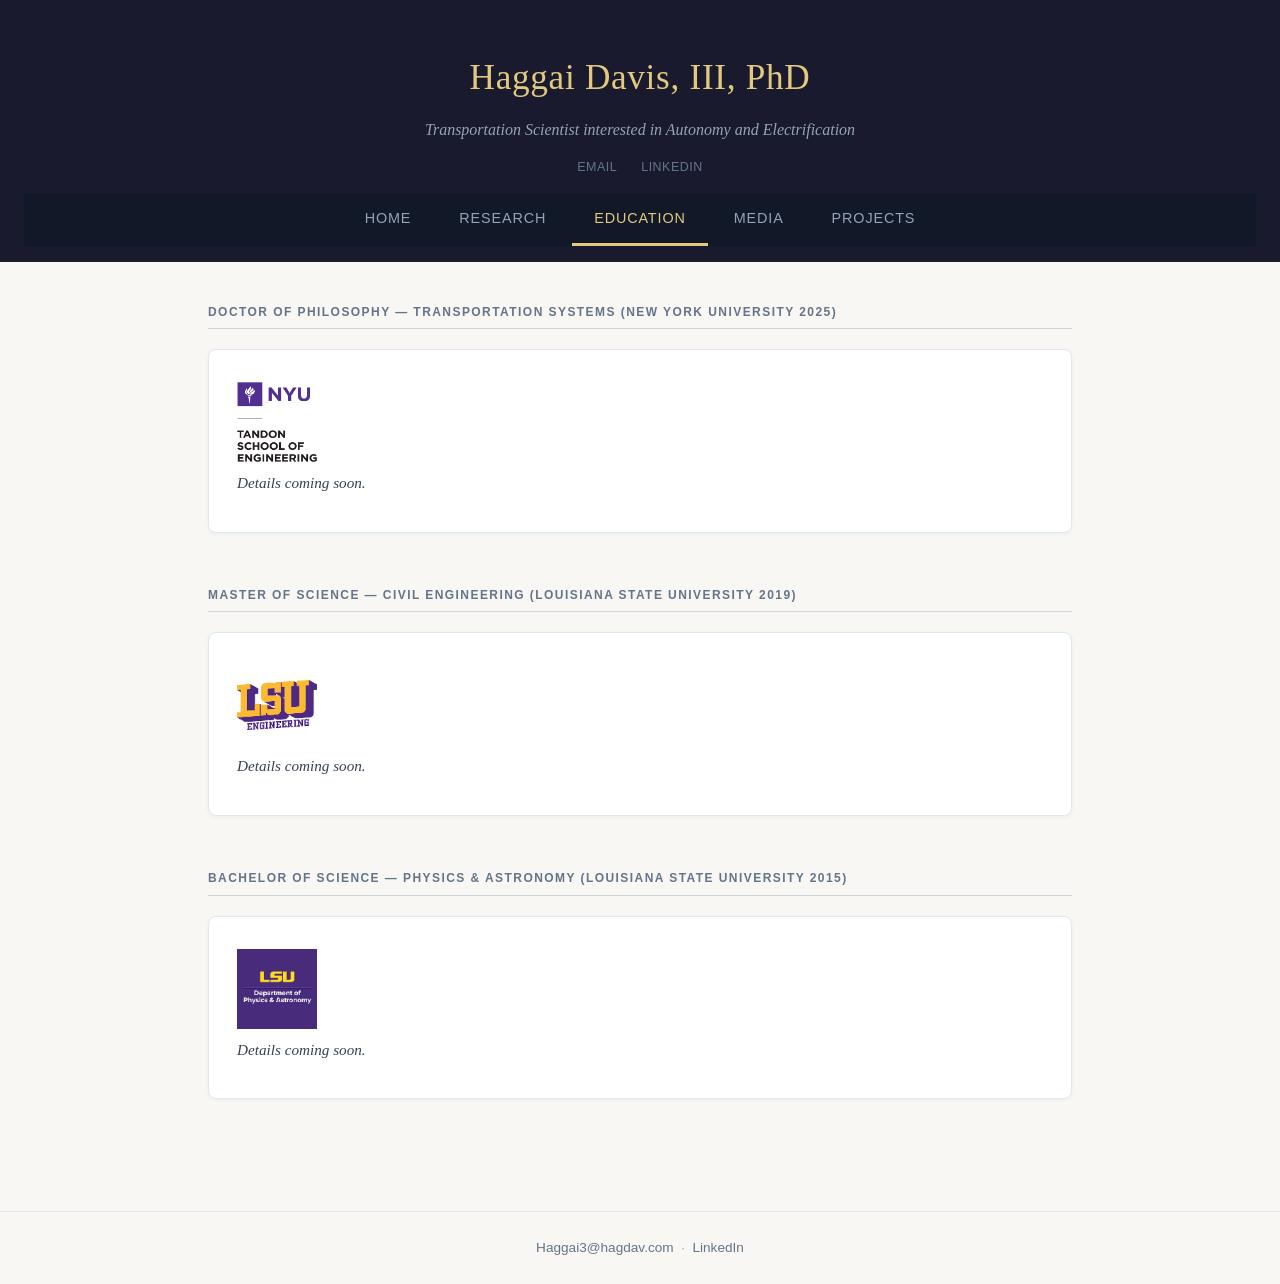
<file: education.html>
<!DOCTYPE html>
<html lang="en">
<head>
  <meta charset="UTF-8">
  <meta name="viewport" content="width=device-width, initial-scale=1.0">
  <title>Education — Haggai Davis, III, PhD</title>
  <link rel="stylesheet" href="style.css">
</head>
<body>

  <header>
    <div class="header-inner">
      <h1>Haggai Davis, III, PhD</h1>
      <p class="tagline">Transportation Scientist interested in Autonomy and Electrification</p>
      <nav class="header-links">
        <a href="mailto:Haggai3@hagdav.com">Email</a>
        <a href="https://www.linkedin.com/in/haggai-davis-iii-phd-15a452110/" target="_blank">LinkedIn</a>
      </nav>
    </div>
    <nav class="page-nav">
      <a href="index.html">Home</a>
      <a href="research.html">Research</a>
      <a href="education.html" class="active">Education</a>
      <a href="media.html">Media</a>
      <a href="projects.html">Projects</a>
    </nav>
  </header>

  <main>

    <section id="phd">
      <h2>Doctor of Philosophy — Transportation Systems (New York University 2025)</h2>
      <div class="project-card">
        <img src="nyu_tandon_logo_1.png" alt="NYU Tandon School of Engineering" class="school-logo">
        <p class="coming-soon">Details coming soon.</p>
      </div>
    </section>

    <section id="ms">
      <h2>Master of Science — Civil Engineering (Louisiana State University 2019)</h2>
      <div class="project-card">
        <img src="LSU engineering logo.png" alt="LSU College of Engineering" class="school-logo">
        <p class="coming-soon">Details coming soon.</p>
      </div>
    </section>

    <section id="bs">
      <h2>Bachelor of Science — Physics &amp; Astronomy (Louisiana State University 2015)</h2>
      <div class="project-card">
        <img src="LSU physics logo.png" alt="LSU Department of Physics & Astronomy" class="school-logo">
        <p class="coming-soon">Details coming soon.</p>
      </div>
    </section>

  </main>

  <footer>
    <p>
      <a href="mailto:Haggai3@hagdav.com">Haggai3@hagdav.com</a>
      &nbsp;·&nbsp;
      <a href="https://www.linkedin.com/in/haggai-davis-iii-phd-15a452110/" target="_blank">LinkedIn</a>
    </p>
  </footer>

</body>
</html>
</file>
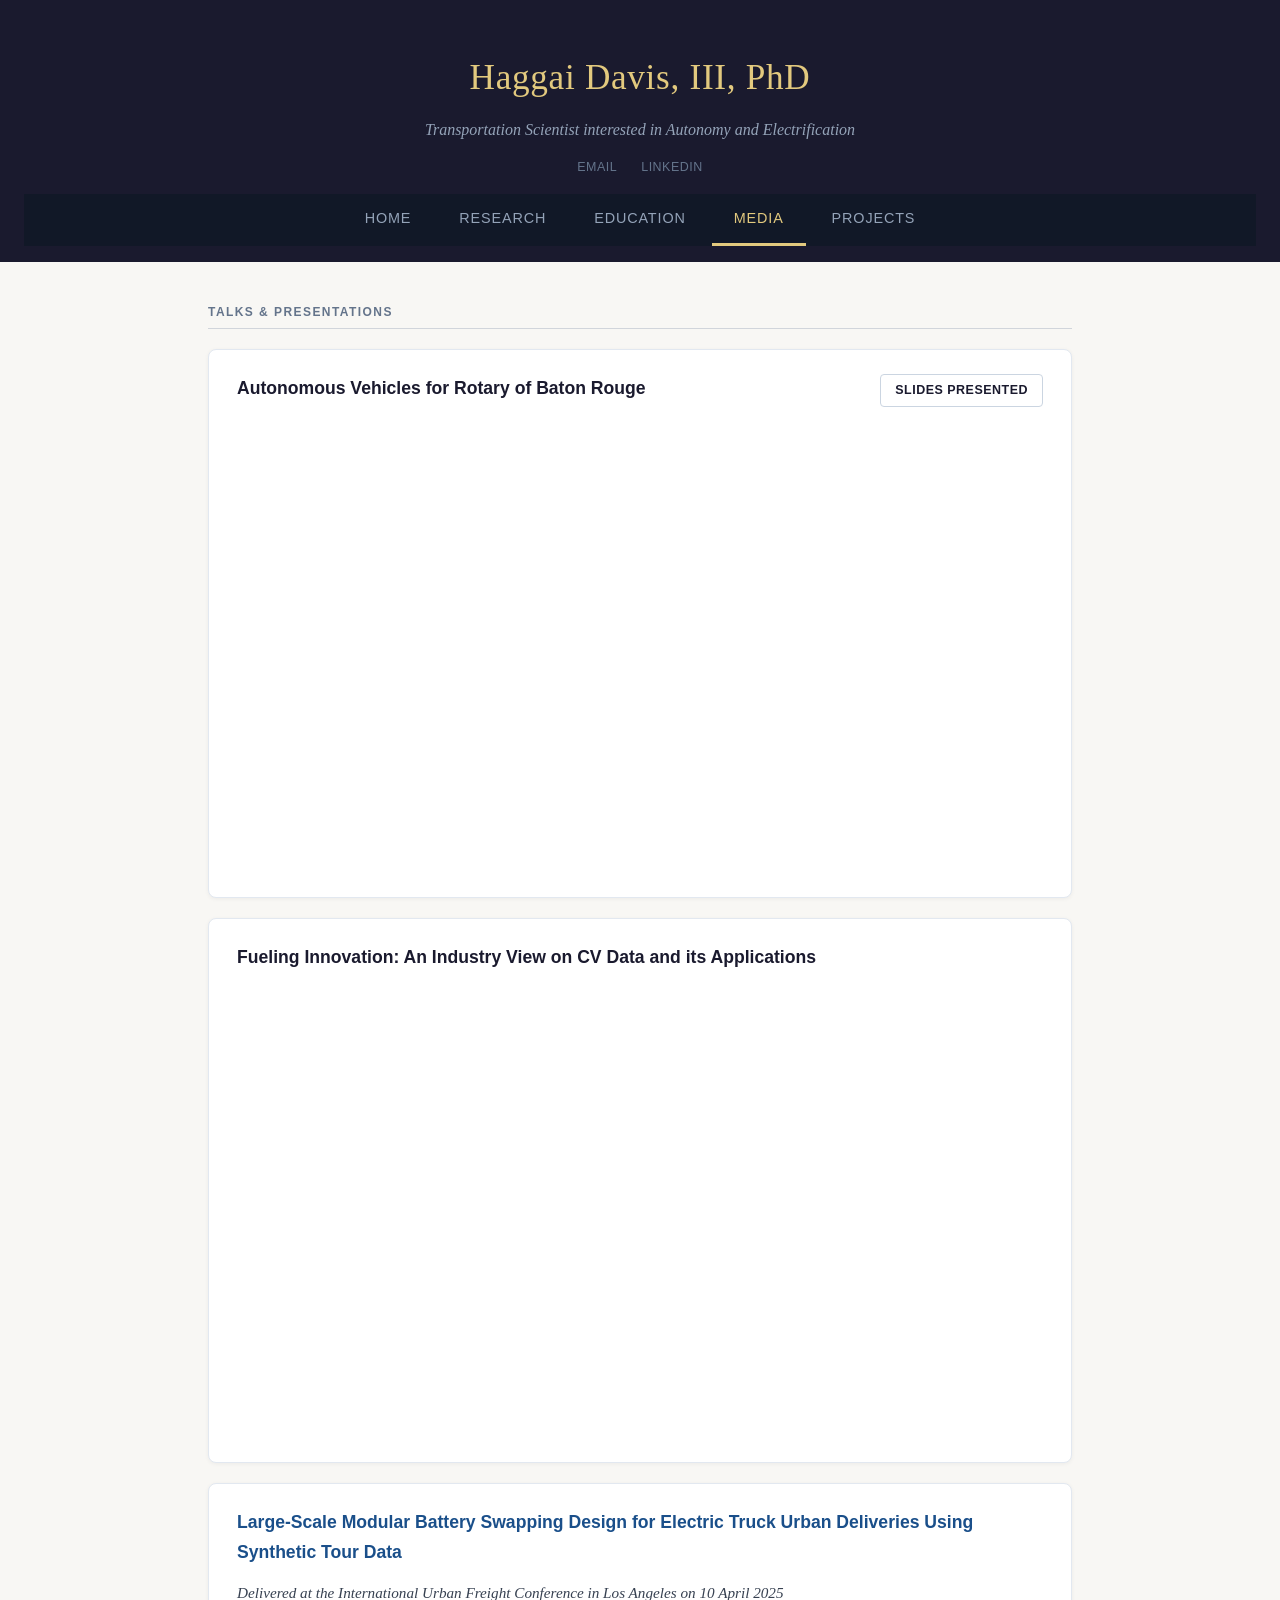
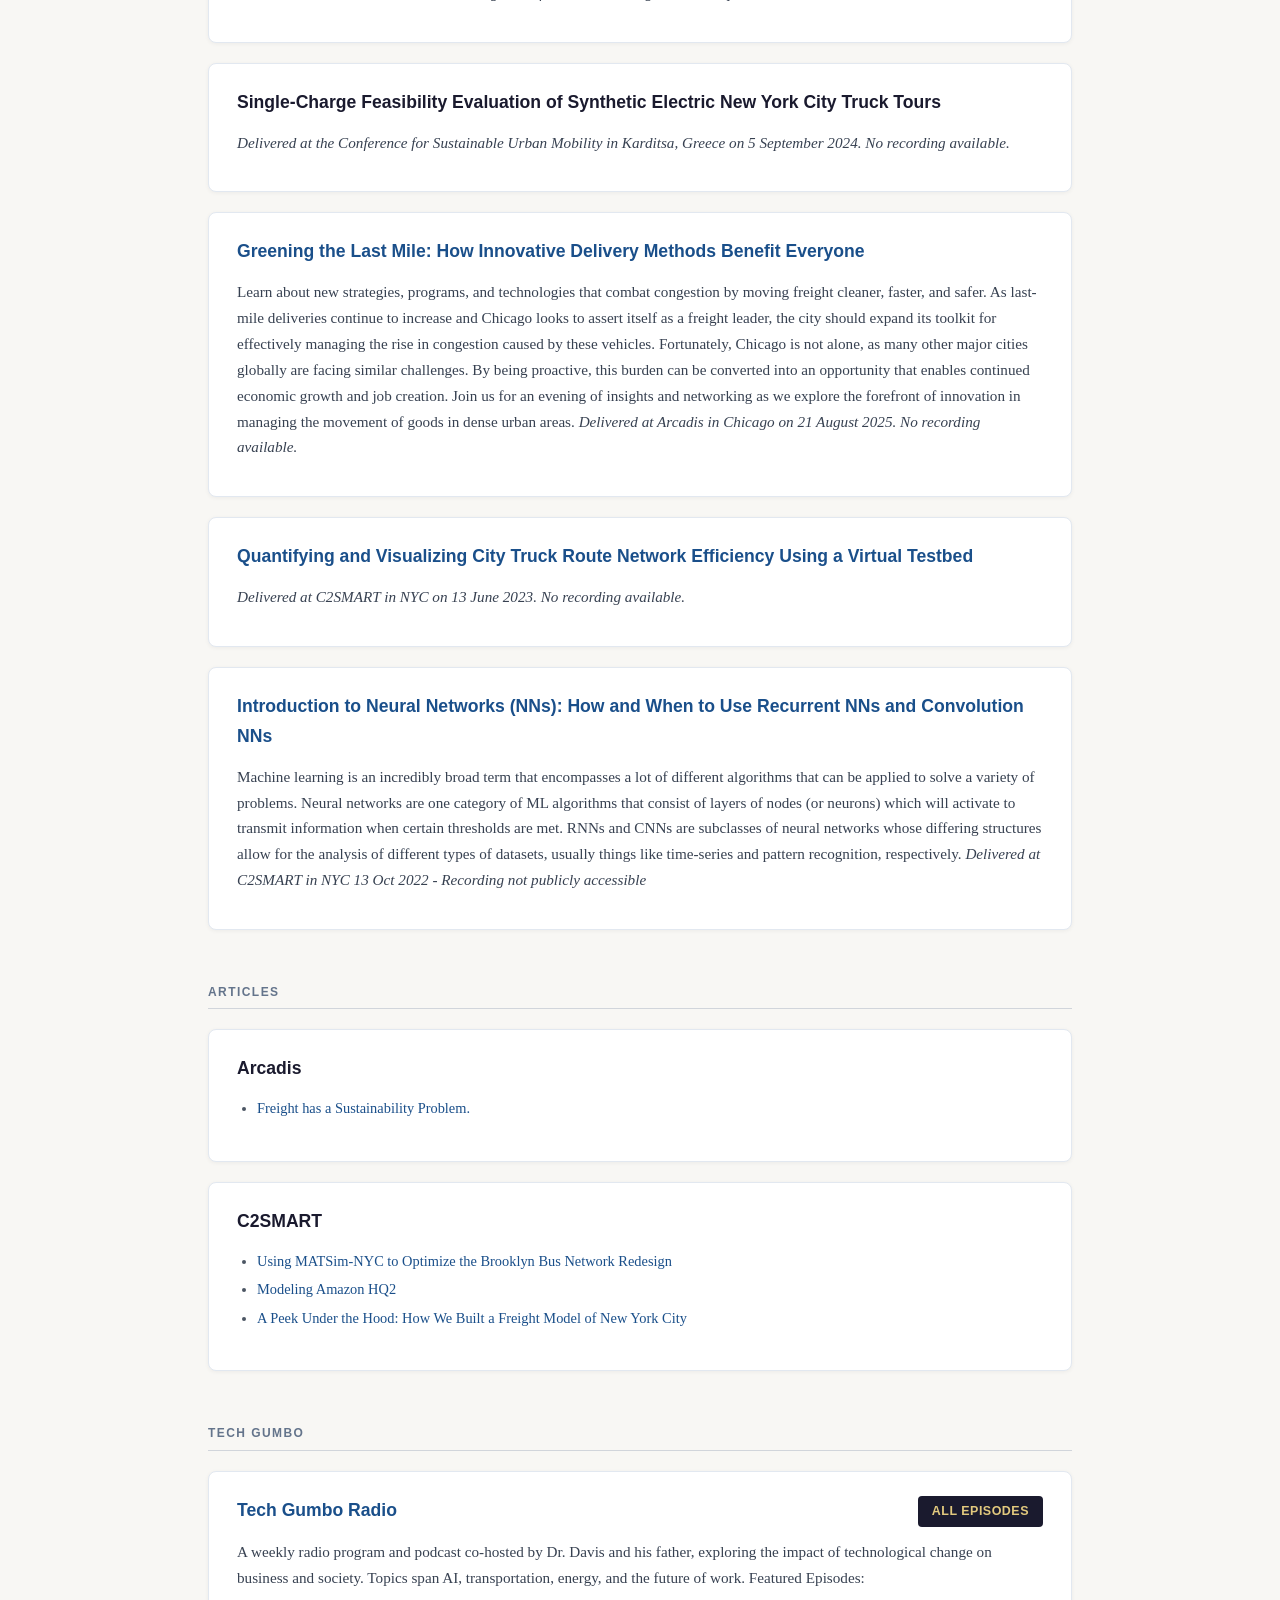
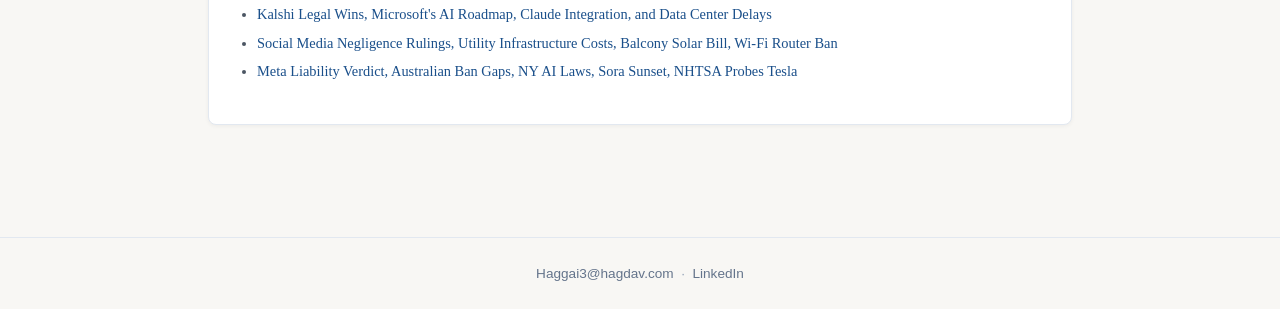
<file: media.html>
<!DOCTYPE html>
<html lang="en">
<head>
  <meta charset="UTF-8">
  <meta name="viewport" content="width=device-width, initial-scale=1.0">
  <title>Media — Haggai Davis, III   Ph.D.</title>
  <link rel="stylesheet" href="style.css">
</head>
<body>

  <header>
    <div class="header-inner">
      <h1>Haggai Davis, III, PhD</h1>
      <p class="tagline">Transportation Scientist interested in Autonomy and Electrification</p>
      <nav class="header-links">
        <a href="mailto:Haggai3@hagdav.com">Email</a>
        <a href="https://www.linkedin.com/in/haggai-davis-iii-phd-15a452110/" target="_blank">LinkedIn</a>
      </nav>
    </div>
    <nav class="page-nav">
      <a href="index.html">Home</a>
      <a href="research.html">Research</a>
      <a href="education.html">Education</a>
      <a href="media.html" class="active">Media</a>
      <a href="projects.html">Projects</a>
    </nav>
  </header>

  <main>

    <section id="talks">
      <h2>Talks & Presentations</h2>
      <div class="project-card">
        <div class="project-header">
          <h3>Autonomous Vehicles for Rotary of Baton Rouge</h3>
          <div class="project-links">
            <a href="Rotary Automated Freight 18Mar2024.pdf" target="_blank" class="btn btn-outline">Slides Presented</a>
          </div>
        </div>
        <div class="video-wrapper">
          <iframe src="https://www.youtube.com/embed/Mf12mgn-AJg" title="Autonomous Vehicles Talk" frameborder="0" allowfullscreen></iframe>
        </div>
      </div>
      <div class="project-card">
        <div class="project-header">
          <h3>Fueling Innovation: An Industry View on CV Data and its Applications</h3>
        </div>
        <div class="video-wrapper">
          <iframe src="https://www.youtube.com/embed/uRW98kovQGM" title="Fueling Innovation: CV Data and Applications" frameborder="0" allowfullscreen></iframe>
        </div>
      </div>

      <div class="project-card">
        <div class="project-header">
          <h3><a href="https://sites.usc.edu/inuf2025/" target="_blank">Large-Scale Modular Battery Swapping Design for Electric Truck Urban Deliveries Using Synthetic Tour Data</a></h3>
        </div>
        <p><em>Delivered at the International Urban Freight Conference in Los Angeles on 10 April 2025</em></p>
      </div>

      <div class="project-card">
        <div class="project-header">
          <h3>Single-Charge Feasibility Evaluation of Synthetic Electric New York City Truck Tours</h3>
        </div>
        <p><em>Delivered at the Conference for Sustainable Urban Mobility in Karditsa, Greece on 5 September 2024. No recording available.</em></p>
      </div>

      <div class="project-card">
        <div class="project-header">
          <h3><a href="https://www.eventbrite.com/e/greening-the-last-mile-how-innovative-delivery-methods-benefit-everyone-tickets-1513262802779?aff=oddtdtcreator" target="_blank">Greening the Last Mile: How Innovative Delivery Methods Benefit Everyone</a></h3>
        </div>
        <p>Learn about new strategies, programs, and technologies that combat congestion by moving freight cleaner, faster, and safer. As last-mile deliveries continue to increase and Chicago looks to assert itself as a freight leader, the city should expand its toolkit for effectively managing the rise in congestion caused by these vehicles. Fortunately, Chicago is not alone, as many other major cities globally are facing similar challenges. By being proactive, this burden can be converted into an opportunity that enables continued economic growth and job creation. Join us for an evening of insights and networking as we explore the forefront of innovation in managing the movement of goods in dense urban areas. <em>Delivered at Arcadis in Chicago on 21 August 2025. No recording available.</em></p>
      </div>

      <div class="project-card">
        <div class="project-header">
          <h3><a href="https://c2smart.engineering.nyu.edu/event/webinar-quantifying-and-visualizing-city-truck-route-network-efficiency-using-a-virtual-testbed/" target="_blank">Quantifying and Visualizing City Truck Route Network Efficiency Using a Virtual Testbed</a></h3>
        </div>
        <p><em>Delivered at C2SMART in NYC on 13 June 2023. No recording available.</em></p>
      </div>

      <div class="project-card">
        <div class="project-header">
          <h3><a href="https://nyu.zoom.us/rec/play/VbdrZlzxJS_8id_OmmbpI5Pnuv5raVcs1xcewQmRJXgHYBgc-hRXq89qatL6Jddeci_d1h5S6iLkyfwL.o4Hf1ZKhYzQY-8QK?autoplay=true&startTime=1697211036000" target="_blank">Introduction to Neural Networks (NNs): How and When to Use Recurrent NNs and Convolution NNs</a></h3>
        </div>
        <p>
          Machine learning is an incredibly broad term that encompasses a lot of different algorithms that can be applied to solve a variety of problems. Neural networks are one category of ML algorithms that consist of layers of nodes (or neurons) which will activate to transmit information when certain thresholds are met. RNNs and CNNs are subclasses of neural networks whose differing structures allow for the analysis of different types of datasets, usually things like time-series and pattern recognition, respectively. <em>Delivered at C2SMART in NYC 13 Oct 2022 - Recording not publicly accessible</em>
        </p>
      </div>
    </section>

    <section id="articles">
      <h2>Articles</h2>
      <div class="project-card">
        <div class="project-header">
          <h3>Arcadis</h3>
        </div>
        <ul class="episode-list">
          <li><a href="https://www.arcadis.com/en-us/insights/blog/united-states/haggai-davis/2025/freight-has-a-sustainability-problem" target="_blank">Freight has a Sustainability Problem.</a></li>
        </ul>
      </div>

      <div class="project-card">
        <div class="project-header">
          <h3>C2SMART</h3>
        </div>
        <ul class="episode-list">
          <li><a href="https://c2smart.engineering.nyu.edu/using-matsim-nyc-to-optimize-the-brooklyn-bus-network-redesign/" target="_blank">Using MATSim-NYC to Optimize the Brooklyn Bus Network Redesign</a></li>
          <li><a href="https://c2smart.engineering.nyu.edu/modeling-amazon-hq2/" target="_blank">Modeling Amazon HQ2</a></li>
          <li><a href="https://c2smart.engineering.nyu.edu/a-peek-under-the-hood-how-we-built-a-freight-model-of-new-york-city/" target="_blank">A Peek Under the Hood: How We Built a Freight Model of New York City</a></li>
        </ul>
      </div>
    </section>

    <section id="tech-gumbo">
      <h2>Tech Gumbo</h2>
      <div class="project-card">
        <div class="project-header">
          <h3><a href="https://TechGumbo.net" target="_blank">Tech Gumbo Radio</a></h3>
          <div class="project-links">
            <a href="https://techgumbo.podbean.com/" target="_blank" class="btn">All Episodes</a>
          </div>
        </div>
        <p>
          A weekly radio program and podcast co-hosted by Dr. Davis and his father, exploring the impact of
          technological change on business and society. Topics span AI, transportation, energy,
          and the future of work. Featured Episodes:
        </p>
        <ul class="episode-list">
          <li><a href="https://www.podbean.com/ew/pb-2zpbg-1a95efc" target="_blank">Kalshi Legal Wins, Microsoft's AI Roadmap, Claude Integration, and Data Center Delays</a></li>
          <li><a href="https://www.podbean.com/ew/pb-gqu5x-1a8a928" target="_blank">Social Media Negligence Rulings, Utility Infrastructure Costs, Balcony Solar Bill, Wi-Fi Router Ban</a></li>
          <li><a href="https://www.podbean.com/ew/pb-by3va-1a819ee" target="_blank">Meta Liability Verdict, Australian Ban Gaps, NY AI Laws, Sora Sunset, NHTSA Probes Tesla</a></li>
        </ul>
      </div>
    </section>

  </main>

  <footer>
    <p>
      <a href="mailto:Haggai3@hagdav.com">Haggai3@hagdav.com</a>
      &nbsp;·&nbsp;
      <a href="https://www.linkedin.com/in/haggai-davis-iii-phd-15a452110/" target="_blank">LinkedIn</a>
    </p>
  </footer>

</body>
</html>
</file>
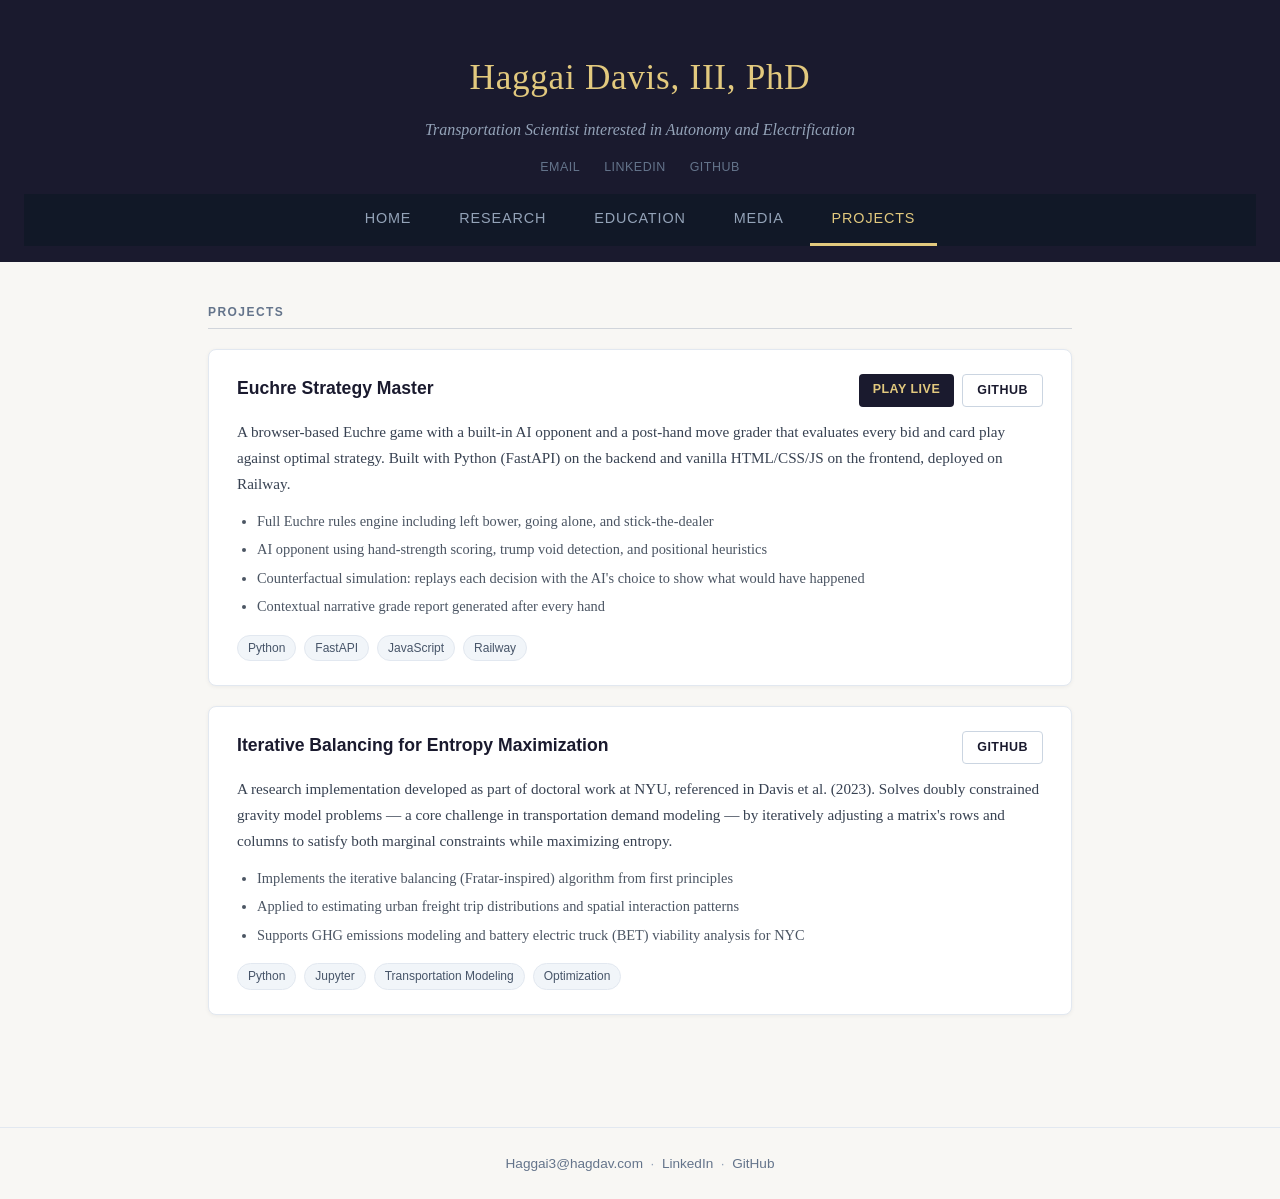
<file: projects.html>
<!DOCTYPE html>
<html lang="en">
<head>
  <meta charset="UTF-8">
  <meta name="viewport" content="width=device-width, initial-scale=1.0">
  <title>Projects — Haggai Davis, III, PhD</title>
  <link rel="stylesheet" href="style.css">
</head>
<body>

  <header>
    <div class="header-inner">
      <h1>Haggai Davis, III, PhD</h1>
      <p class="tagline">Transportation Scientist interested in Autonomy and Electrification</p>
      <nav class="header-links">
        <a href="mailto:Haggai3@hagdav.com">Email</a>
        <a href="https://www.linkedin.com/in/haggai-davis-iii-phd-15a452110/" target="_blank">LinkedIn</a>
        <a href="https://github.com/HaggaiDavis3" target="_blank">GitHub</a>
      </nav>
    </div>
    <nav class="page-nav">
      <a href="index.html">Home</a>
      <a href="research.html">Research</a>
      <a href="education.html">Education</a>
      <a href="media.html">Media</a>
      <a href="projects.html" class="active">Projects</a>
    </nav>
  </header>

  <main>

    <section id="projects">
      <h2>Projects</h2>

      <div class="project-card">
        <div class="project-header">
          <h3>Euchre Strategy Master</h3>
          <div class="project-links">
            <a href="https://euchrestrategy.up.railway.app/" target="_blank" class="btn">Play Live</a>
            <a href="https://github.com/HaggaiDavis3/EuchreStratMaster" target="_blank" class="btn btn-outline">GitHub</a>
          </div>
        </div>
        <p>
          A browser-based Euchre game with a built-in AI opponent and a post-hand move grader that
          evaluates every bid and card play against optimal strategy. Built with Python (FastAPI) on
          the backend and vanilla HTML/CSS/JS on the frontend, deployed on Railway.
        </p>
        <ul>
          <li>Full Euchre rules engine including left bower, going alone, and stick-the-dealer</li>
          <li>AI opponent using hand-strength scoring, trump void detection, and positional heuristics</li>
          <li>Counterfactual simulation: replays each decision with the AI's choice to show what would have happened</li>
          <li>Contextual narrative grade report generated after every hand</li>
        </ul>
        <div class="project-tags">
          <span>Python</span><span>FastAPI</span><span>JavaScript</span><span>Railway</span>
        </div>
      </div>

      <div class="project-card">
        <div class="project-header">
          <h3>Iterative Balancing for Entropy Maximization</h3>
          <div class="project-links">
            <a href="https://github.com/BUILTNYU/Iterative-Balancing-for-Entropy-Maximization" target="_blank" class="btn btn-outline">GitHub</a>
          </div>
        </div>
        <p>
          A research implementation developed as part of doctoral work at NYU, referenced in Davis et al. (2023).
          Solves doubly constrained gravity model problems — a core challenge in transportation demand modeling —
          by iteratively adjusting a matrix's rows and columns to satisfy both marginal constraints while
          maximizing entropy.
        </p>
        <ul>
          <li>Implements the iterative balancing (Fratar-inspired) algorithm from first principles</li>
          <li>Applied to estimating urban freight trip distributions and spatial interaction patterns</li>
          <li>Supports GHG emissions modeling and battery electric truck (BET) viability analysis for NYC</li>
        </ul>
        <div class="project-tags">
          <span>Python</span><span>Jupyter</span><span>Transportation Modeling</span><span>Optimization</span>
        </div>
      </div>

    </section>

  </main>

  <footer>
    <p>
      <a href="mailto:Haggai3@hagdav.com">Haggai3@hagdav.com</a>
      &nbsp;·&nbsp;
      <a href="https://www.linkedin.com/in/haggai-davis-iii-phd-15a452110/" target="_blank">LinkedIn</a>
      &nbsp;·&nbsp;
      <a href="https://github.com/HaggaiDavis3" target="_blank">GitHub</a>
    </p>
  </footer>

</body>
</html>
</file>
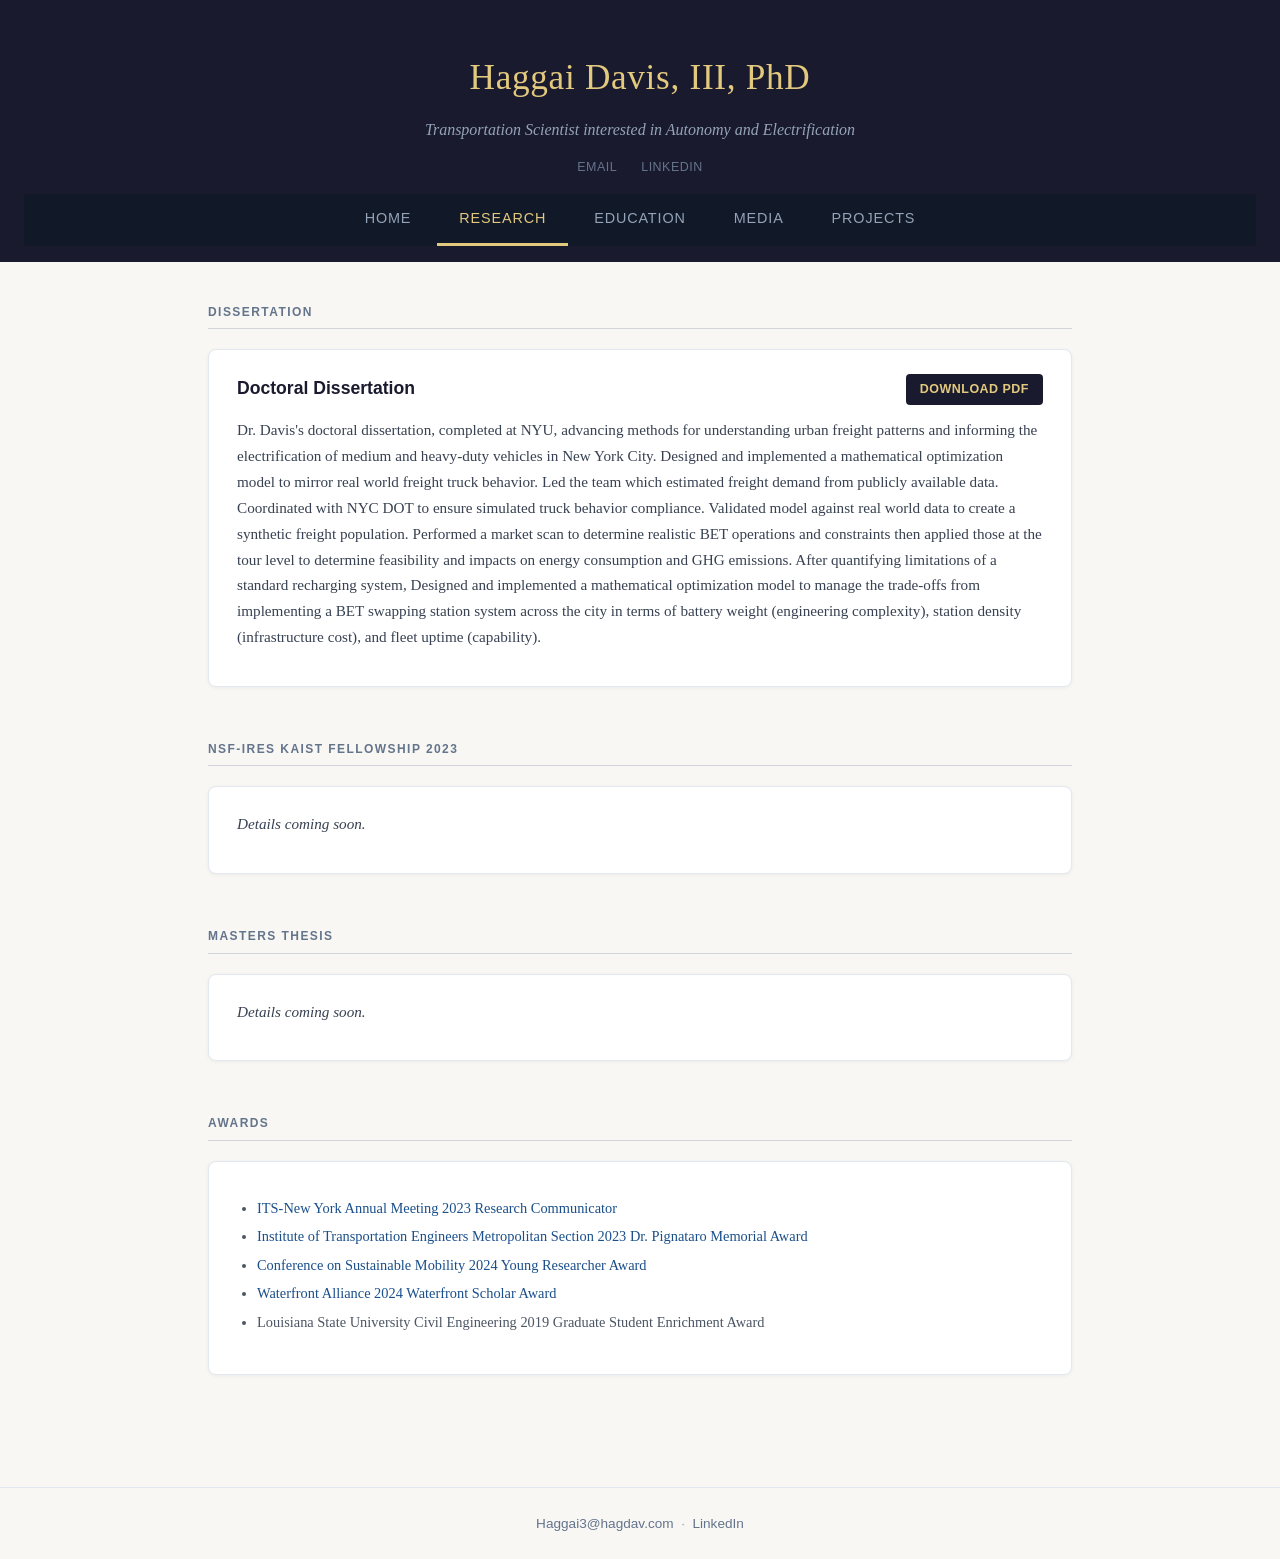
<file: research.html>
<!DOCTYPE html>
<html lang="en">
<head>
  <meta charset="UTF-8">
  <meta name="viewport" content="width=device-width, initial-scale=1.0">
  <title>Research — Haggai Davis, III, PhD</title>
  <link rel="stylesheet" href="style.css">
</head>
<body>

  <header>
    <div class="header-inner">
      <h1>Haggai Davis, III, PhD</h1>
      <p class="tagline">Transportation Scientist interested in Autonomy and Electrification</p>
      <nav class="header-links">
        <a href="mailto:Haggai3@hagdav.com">Email</a>
        <a href="https://www.linkedin.com/in/haggai-davis-iii-phd-15a452110/" target="_blank">LinkedIn</a>
      </nav>
    </div>
    <nav class="page-nav">
      <a href="index.html">Home</a>
      <a href="research.html" class="active">Research</a>
      <a href="education.html">Education</a>
      <a href="media.html">Media</a>
      <a href="projects.html">Projects</a>
    </nav>
  </header>

  <main>

    <section id="dissertation">
      <h2>Dissertation</h2>
      <div class="project-card">
        <div class="project-header">
          <h3>Doctoral Dissertation</h3>
          <div class="project-links">
            <a href="davis_dissertation.pdf" target="_blank" class="btn">Download PDF</a>
          </div>
        </div>
        <p>
          Dr. Davis's doctoral dissertation, completed at NYU, advancing methods for understanding
          urban freight patterns and informing the electrification of medium and heavy-duty vehicles
          in New York City.
          Designed and implemented a mathematical optimization model to mirror real world freight truck behavior. Led the team which estimated freight demand from publicly available data. Coordinated with NYC DOT to ensure simulated truck behavior compliance. Validated model against real world data to create a synthetic freight population. Performed a market scan to determine realistic BET operations and constraints then applied those at the tour level to determine feasibility and impacts on energy consumption and GHG emissions. After quantifying limitations of a standard recharging system, Designed and implemented a mathematical optimization model to manage the trade-offs from implementing a BET swapping station system across the city in terms of battery weight (engineering complexity), station density (infrastructure cost), and fleet uptime (capability).
        </p>
      </div>
    </section>

    <section id="nsf-ires">
      <h2>NSF-IRES KAIST Fellowship 2023</h2>
      <div class="project-card">
        <p class="coming-soon">Details coming soon.</p>
      </div>
    </section>

    <section id="masters-thesis">
      <h2>Masters Thesis</h2>
      <div class="project-card">
        <p class="coming-soon">Details coming soon.</p>
      </div>
    </section>

    <section id="awards">
      <h2>Awards</h2>

      <div class="project-card">
        <ul class="episode-list">
          <li><a href="https://engineering.nyu.edu/news/tandons-transportation-research-stands-out-major-its-ny-event" target="_blank">ITS-New York Annual Meeting 2023 Research Communicator</a></li>
          <li><a href="https://www.linkedin.com/feed/update/urn:li:activity:7186750526141661185/" target="_blank">Institute of Transportation Engineers Metropolitan Section 2023 Dr. Pignataro Memorial Award</a></li>
          <li><a href="Young Researcher Award.pdf" target="_blank">Conference on Sustainable Mobility 2024 Young Researcher Award</a></li>
          <li><a href="https://waterfrontalliance.org/2024/04/25/what-you-need-to-know-about-the-2024-waterfront-conference/" target="_blank">Waterfront Alliance 2024 Waterfront Scholar Award</a></li>
          <li>Louisiana State University Civil Engineering 2019 Graduate Student Enrichment Award</li>
        </ul>
      </div>

    </section>

  </main>

  <footer>
    <p>
      <a href="mailto:Haggai3@hagdav.com">Haggai3@hagdav.com</a>
      &nbsp;·&nbsp;
      <a href="https://www.linkedin.com/in/haggai-davis-iii-phd-15a452110/" target="_blank">LinkedIn</a>
    </p>
  </footer>

</body>
</html>
</file>
<file: style.css>
*, *::before, *::after { box-sizing: border-box; margin: 0; padding: 0; }

body {
  font-family: Georgia, 'Times New Roman', serif;
  background: #f8f7f4;
  color: #1a1a2e;
  line-height: 1.7;
}

a {
  color: #1a4f8a;
  text-decoration: none;
}

a:hover { text-decoration: underline; }

/* ===== Header ===== */
header {
  background: #1a1a2e;
  color: #e2e8f0;
  padding: 48px 24px 16px;
  text-align: center;
}

.header-inner {
  max-width: 912px;
  margin: 0 auto;
}

header h1 {
  font-size: 2.2rem;
  font-weight: normal;
  letter-spacing: 0.02em;
  color: #e2c97e;
  margin-bottom: 8px;
}

.tagline {
  font-size: 1rem;
  color: #94a3b8;
  font-style: italic;
  margin-bottom: 14px;
}

/* Page nav — prominent tab bar */
.page-nav {
  background: #111827;
  display: flex;
  justify-content: center;
  gap: 4px;
  padding: 0 24px;
}

.page-nav a {
  color: #94a3b8;
  font-family: 'Helvetica Neue', Arial, sans-serif;
  font-size: 0.9rem;
  letter-spacing: 0.06em;
  text-transform: uppercase;
  padding: 12px 22px;
  border-bottom: 3px solid transparent;
}

.page-nav a:hover {
  color: #e2e8f0;
  text-decoration: none;
}

.page-nav a.active {
  color: #e2c97e;
  border-bottom: 3px solid #e2c97e;
}

/* Contact links — subtle, inside header */
.header-links {
  display: flex;
  justify-content: center;
  gap: 24px;
  padding: 0 24px 16px;
  background: #1a1a2e;
}

.header-links a {
  color: #64748b;
  font-family: 'Helvetica Neue', Arial, sans-serif;
  font-size: 0.78rem;
  letter-spacing: 0.04em;
  text-transform: uppercase;
}

.header-links a:hover {
  color: #94a3b8;
  text-decoration: none;
}

.episode-list {
  padding-left: 20px;
  margin-top: 10px;
}

.episode-list li {
  font-size: 0.9rem;
  margin-bottom: 6px;
  color: #374151;
}

.episode-list a {
  color: #1a4f8a;
}

#headshot-wrapper {
  text-align: center;
  margin: 32px auto 8px;
}

#headshot {
  width: 300px;
  height: 300px;
  object-fit: cover;
  object-position: center 30%;
  border-radius: 90%;
  border: 3px solid #e2c97e;
  box-shadow: 0 4px 16px rgba(0,0,0,0.2);
}

.school-logo {
  max-height: 80px;
  max-width: 100%;
  object-fit: contain;
  display: block;
  margin: 8px 0;
}

.award-img {
  width: 100%;
  max-width: 480px;
  border-radius: 6px;
  margin-top: 10px;
  display: block;
}

.coming-soon {
  color: #94a3b8;
  font-style: italic;
  font-size: 0.95rem;
}

/* ===== Main ===== */
main {
  max-width: 912px;
  margin: 0 auto;
  padding: 40px 24px 60px;
}

section {
  margin-bottom: 52px;
}

section h2 {
  font-family: 'Helvetica Neue', Arial, sans-serif;
  font-size: 0.75rem;
  font-weight: bold;
  letter-spacing: 0.12em;
  text-transform: uppercase;
  color: #64748b;
  border-bottom: 1px solid #d1d5db;
  padding-bottom: 6px;
  margin-bottom: 20px;
}

#about p {
  margin-bottom: 14px;
  font-size: 1rem;
}

#about p:last-child { margin-bottom: 0; }

#about a { color: #1a4f8a; }

/* ===== Project cards ===== */
.project-card {
  background: #fff;
  border: 1px solid #e2e8f0;
  border-radius: 8px;
  padding: 24px 28px;
  margin-bottom: 20px;
  box-shadow: 0 1px 4px rgba(0,0,0,0.05);
}

.project-header {
  display: flex;
  align-items: flex-start;
  justify-content: space-between;
  gap: 16px;
  margin-bottom: 12px;
  flex-wrap: wrap;
}

.project-header h3 {
  font-family: 'Helvetica Neue', Arial, sans-serif;
  font-size: 1.1rem;
  font-weight: bold;
  color: #1a1a2e;
}

.project-links {
  display: flex;
  gap: 8px;
  flex-shrink: 0;
}

.btn {
  font-family: 'Helvetica Neue', Arial, sans-serif;
  font-size: 0.78rem;
  font-weight: bold;
  letter-spacing: 0.04em;
  text-transform: uppercase;
  padding: 5px 14px;
  border-radius: 4px;
  background: #1a1a2e;
  color: #e2c97e;
  white-space: nowrap;
}

.btn:hover {
  background: #2d2d4e;
  text-decoration: none;
}

.btn-outline {
  background: transparent;
  color: #1a1a2e;
  border: 1px solid #cbd5e1;
}

.btn-outline:hover {
  background: #f1f5f9;
  text-decoration: none;
}

.project-card p {
  font-size: 0.95rem;
  margin-bottom: 12px;
  color: #374151;
}

.project-card ul {
  padding-left: 20px;
  margin-bottom: 16px;
}

.project-card li {
  font-size: 0.9rem;
  color: #4b5563;
  margin-bottom: 4px;
}

.project-tags {
  display: flex;
  gap: 8px;
  flex-wrap: wrap;
}

.project-tags span {
  font-family: 'Helvetica Neue', Arial, sans-serif;
  font-size: 0.75rem;
  background: #f1f5f9;
  color: #475569;
  padding: 2px 10px;
  border-radius: 20px;
  border: 1px solid #e2e8f0;
}

/* ===== Video embed ===== */
.video-wrapper {
  position: relative;
  padding-bottom: 56.25%;
  height: 0;
  overflow: hidden;
  border-radius: 6px;
  margin-top: 4px;
}

.video-wrapper iframe {
  position: absolute;
  top: 0; left: 0;
  width: 100%;
  height: 100%;
}

/* ===== Reading/Listening tables ===== */
.reading-table {
  width: 100%;
  border-collapse: collapse;
  font-size: 0.9rem;
  margin-top: 4px;
}

.reading-table th {
  font-family: 'Helvetica Neue', Arial, sans-serif;
  font-size: 0.75rem;
  text-transform: uppercase;
  letter-spacing: 0.08em;
  color: #64748b;
  text-align: left;
  padding: 8px 12px;
  border-bottom: 2px solid #e2e8f0;
}

.reading-table td {
  padding: 14px 12px;
  border-bottom: 1px solid #e2e8f0;
  color: #374151;
  vertical-align: top;
}

.reading-table tr:last-child td {
  border-bottom: none;
}

.reading-table tr:hover td {
  background: #f8fafc;
}

.reading-table td:first-child,
.reading-table td:nth-child(2) {
  white-space: nowrap;
  width: 1%;
}

.reading-table td:first-child {
  font-weight: bold;
  color: #1a1a2e;
}

.reading-table td:first-child a {
  color: #1a4f8a;
}

.reading-table td:nth-child(3) {
  width: auto;
}

/* ===== Footer ===== */
footer {
  text-align: center;
  padding: 24px;
  font-family: 'Helvetica Neue', Arial, sans-serif;
  font-size: 0.85rem;
  color: #94a3b8;
  border-top: 1px solid #e2e8f0;
}

footer a { color: #64748b; }
footer a:hover { color: #1a1a2e; text-decoration: none; }
</file>
